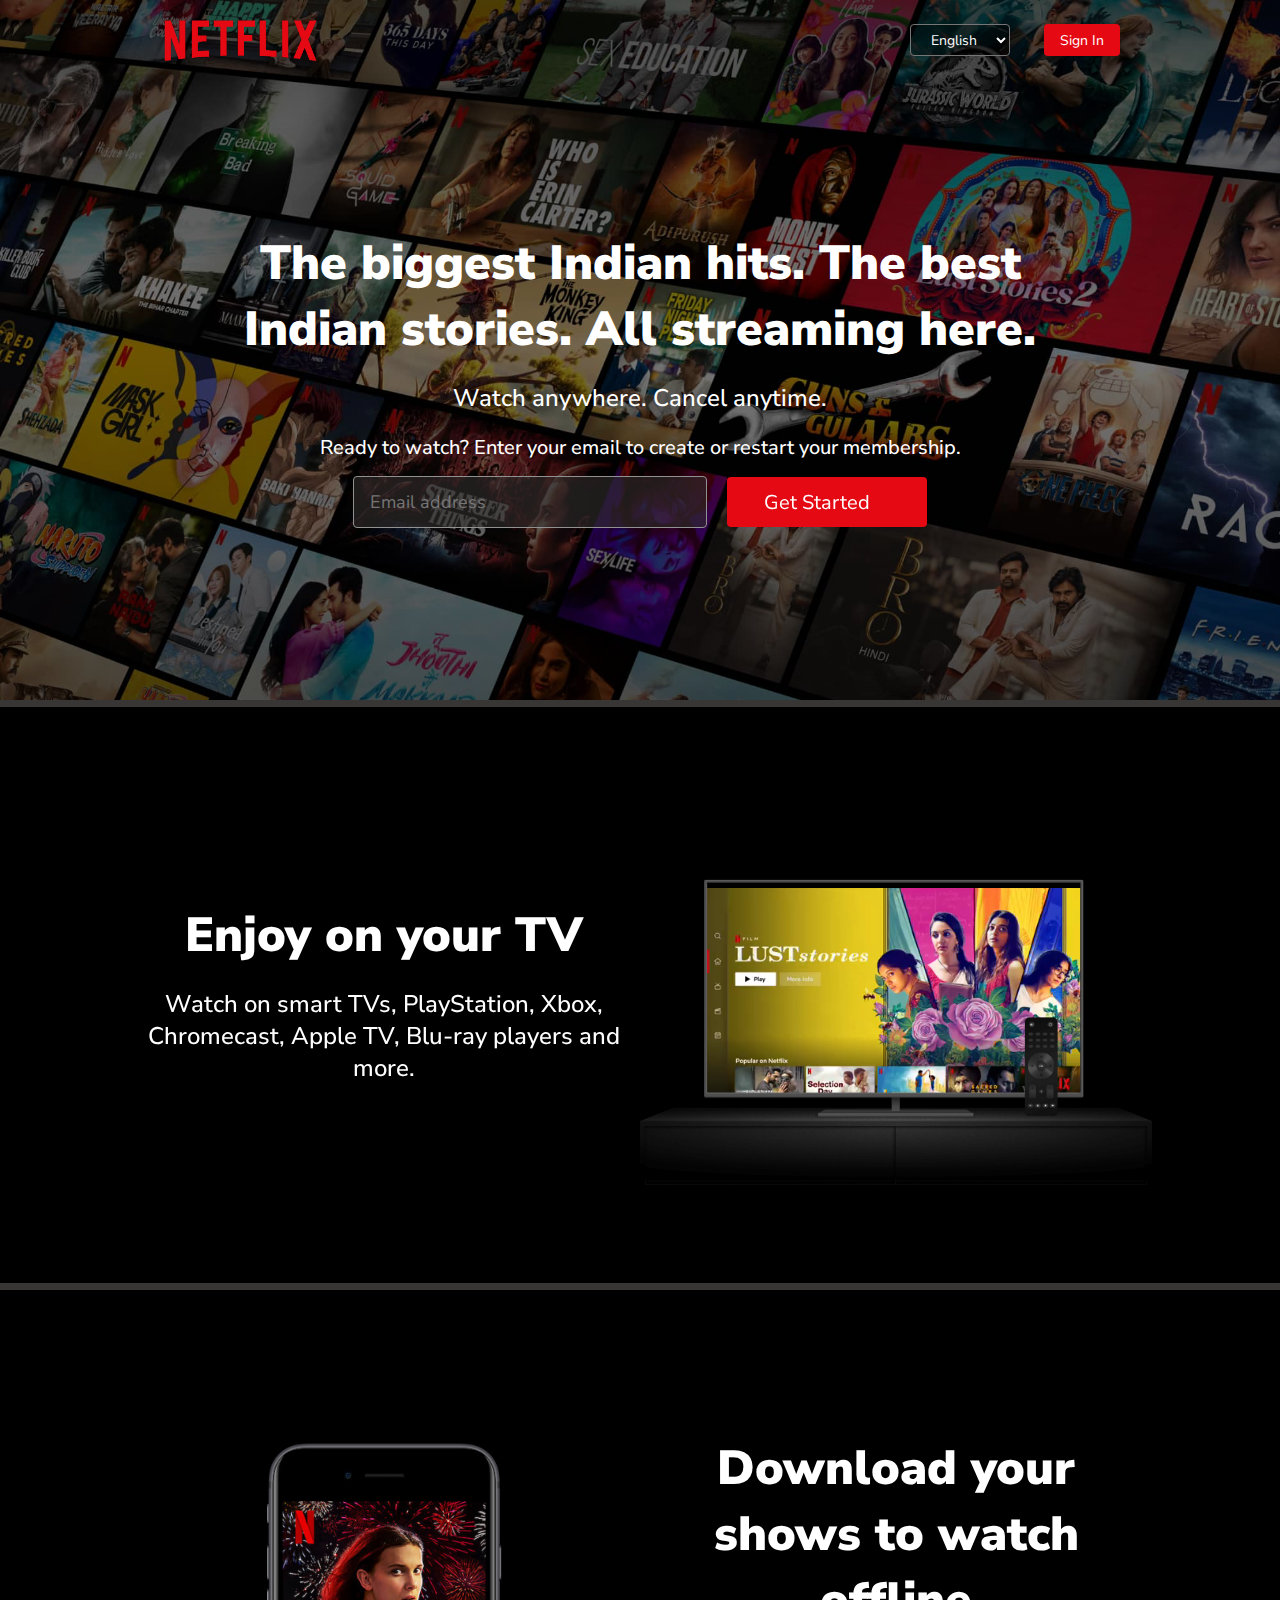
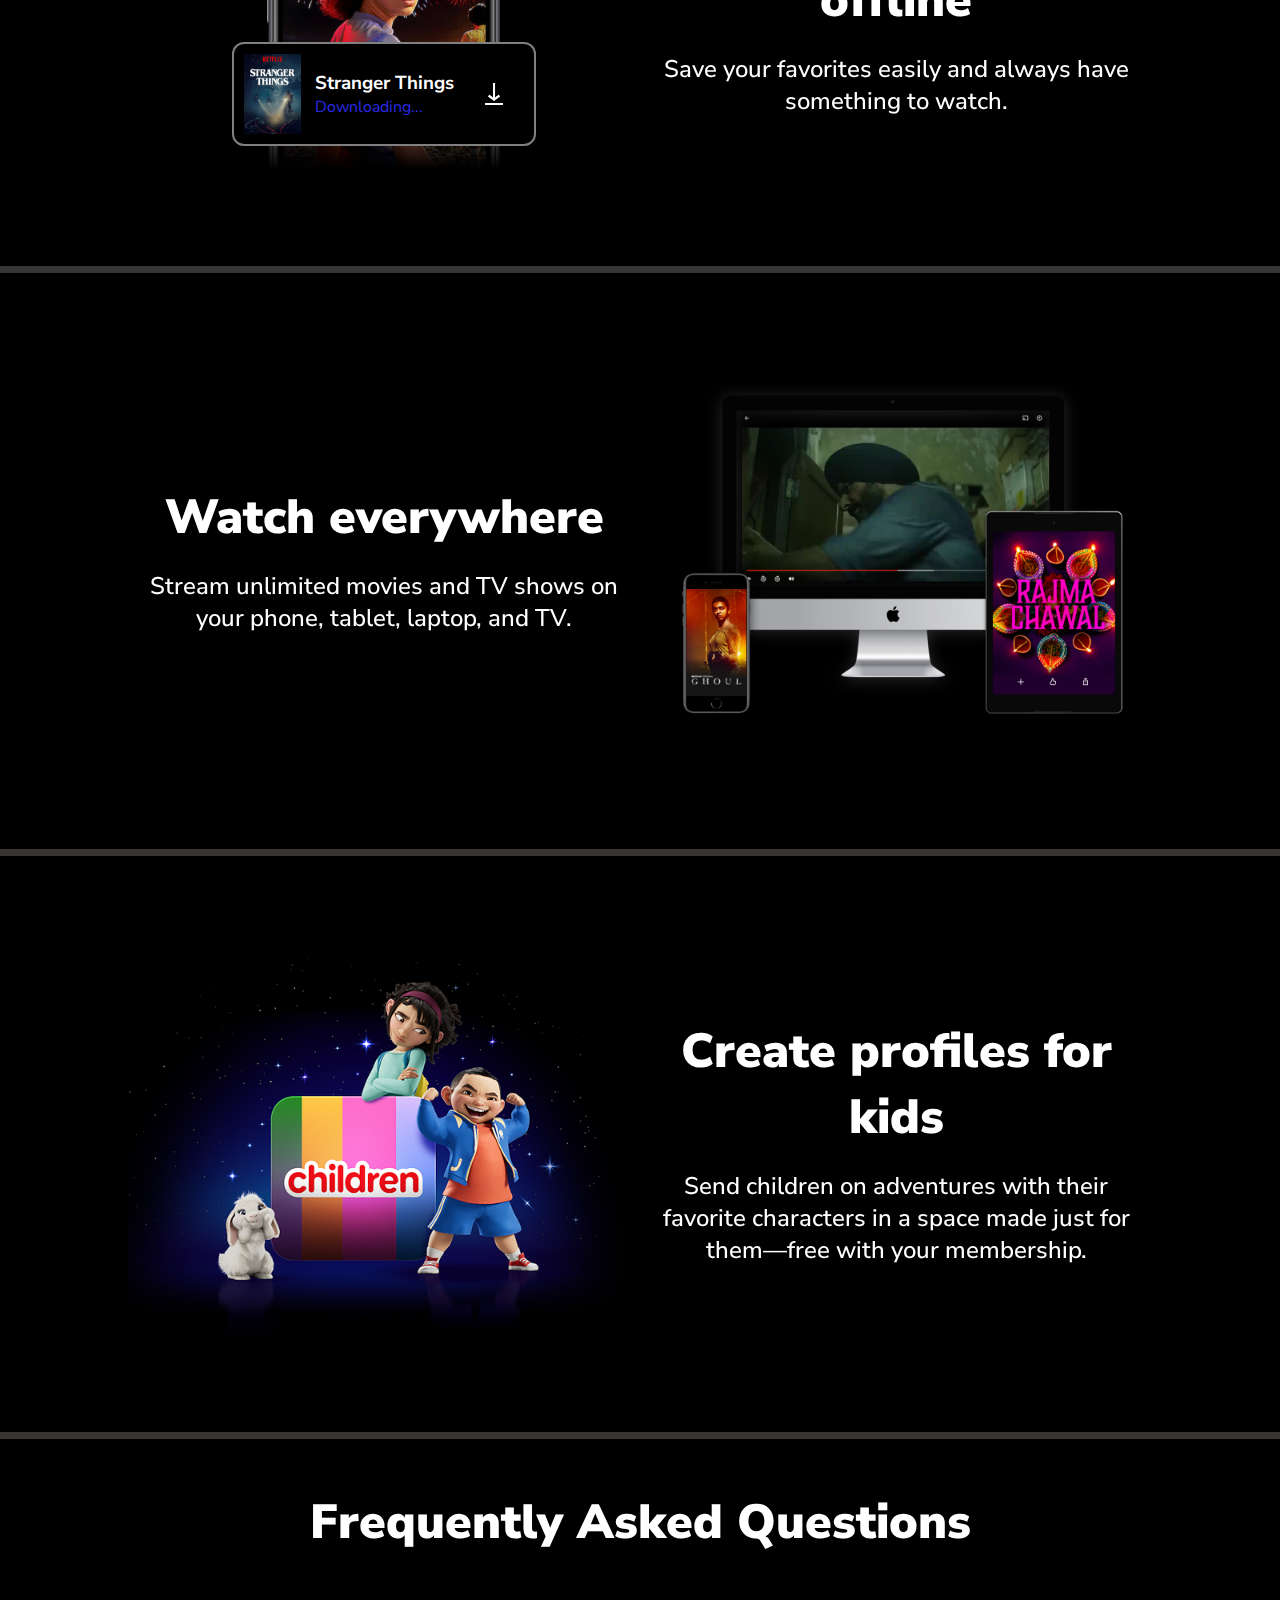
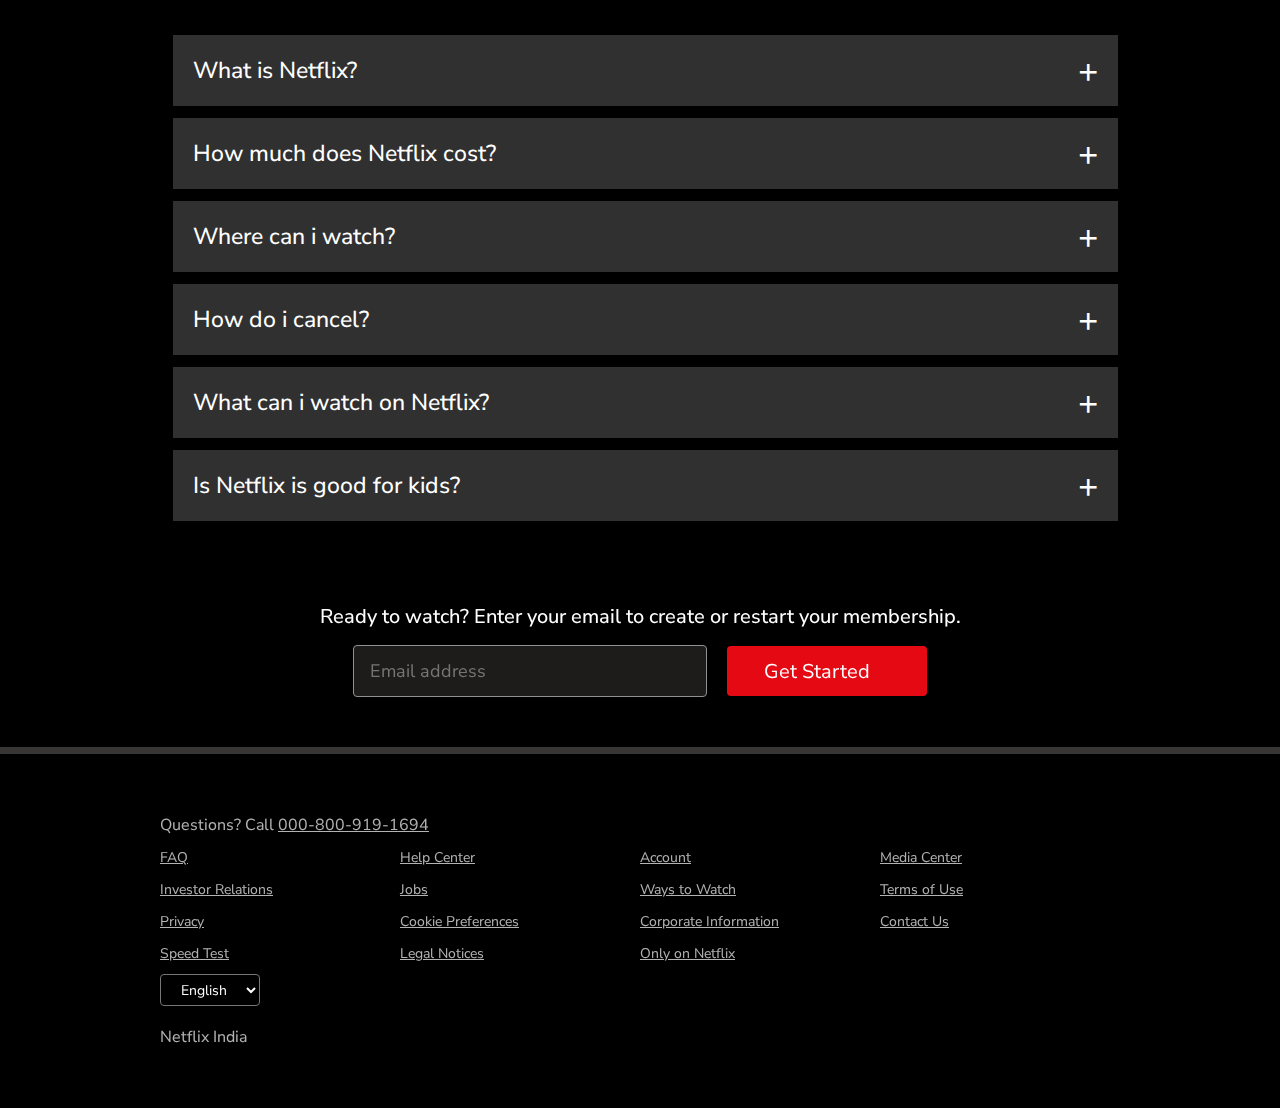
<file: index.html>
<!DOCTYPE html>
<html lang="en">

<head>
    <meta charset="UTF-8">
    <meta name="viewport" content="width=device-width, initial-scale=1.0">
    <title>Netflix India – Clone</title>
    <link rel="icon" type="image/x-icon" href="images/Netflix-Emblem-removebg-preview.png">
    <link rel="stylesheet" href="style.css">
    <link rel="preconnect" href="https://fonts.googleapis.com">
    <link rel="preconnect" href="https://fonts.gstatic.com" crossorigin>
    <link
        href="https://fonts.googleapis.com/css2?family=Nunito+Sans:ital,opsz,wght@0,6..12,200;0,6..12,300;0,6..12,400;0,6..12,500;0,6..12,600;0,6..12,700;0,6..12,800;0,6..12,900;0,6..12,1000;1,6..12,200;1,6..12,300;1,6..12,400;1,6..12,500;1,6..12,600;1,6..12,700;1,6..12,800;1,6..12,900;1,6..12,1000&family=Open+Sans:wght@300;400;500;600;700;800&display=swap"
        rel="stylesheet">
    <link rel="stylesheet" href="https://cdnjs.cloudflare.com/ajax/libs/font-awesome/6.4.2/css/all.min.css"
        integrity="sha512-z3gLpd7yknf1YoNbCzqRKc4qyor8gaKU1qmn+CShxbuBusANI9QpRohGBreCFkKxLhei6S9CQXFEbbKuqLg0DA=="
        crossorigin="anonymous" referrerpolicy="no-referrer" />
</head>

<body>
    <!-- Hero section -->
    <section>
        <div class="hero-img">
            <nav>
                <div class="nav-bar">
                    <div class="nav-img"></div>
                    <div class="nav-button">
                        <select name="" id="" class="small-select" title="Select Language">
                            <option value="">English</option>
                            <option value="">हिन्दी</option>
                        </select>
                        <a href="signInPage.html">
                            <button class="small-btn">Sign In</button>
                        </a>
                    </div>
                </div>
            </nav>
            <div class="main-title">
                <h1 class="large-heading">The biggest Indian hits. The best Indian stories. All streaming here.</h1>
                <h3 class="medium-heading">Watch anywhere. Cancel anytime.</h3>
                <h3 class="small-heading">Ready to watch? Enter your email to create or restart your membership.</h3>
                <div class="hero-action">
                    <input type="text" placeholder="Email address" class="large-input">
                    <button class="large-btn">Get Started <i class="fa-solid fa-chevron-right"></i></button>
                </div>
            </div>
        </div>
    </section>
    <!-- Feature Section -->
    <section>
        <!-- Enjoy on your TV -->
        <section>
            <div class="tv">
                <div class="section-box">
                    <div class="section-text">
                        <h1 class="large-heading">Enjoy on your TV</h1>
                        <h3 class="medium-heading">Watch on smart TVs, PlayStation, Xbox, Chromecast, Apple TV, Blu-ray
                            players and more.</h3>
                    </div>
                    <div class="section-img" style="background-image: url('images/tv.png');">
                        <video src="images/video-tv-in-0819.m4v" autoplay loop></video>
                    </div>
                </div>
            </div>
        </section>
        <!-- Download your shows to watch offline -->
        <section>
            <div class="tv tv-r">
                <div class="section-box">
                    <div class="section-img" style="background-image: url('images/mobile-0819.jpg');">
                        <div class="book">
                            <div class="book-img" style="background-image: url(images/boxshot.png);"></div>
                            <div class="book-text">
                                <h3>Stranger Things</h3>
                                <p>Downloading...</p>
                            </div>
                            <div class="book-vdo"></div>
                        </div>
                    </div>
                    <div class="section-text">
                        <h1 class="large-heading">Download your shows to watch offline</h1>
                        <h3 class="medium-heading">Save your favorites easily and always have something to watch.</h3>
                    </div>
                </div>
            </div>
        </section>
        <!-- Watch everywhere -->
        <section>
            <div class="tv">
                <div class="section-box">
                    <div class="section-text">
                        <h1 class="large-heading">Watch everywhere</h1>
                        <h3 class="medium-heading">Stream unlimited movies and TV shows on your phone, tablet, laptop,
                            and
                            TV.</h3>
                    </div>
                    <div class="section-img" style="background-image: url('images/device-pile-in.png');">
                        <video src="images/video-devices-in.m4v" autoplay loop id="everywhere-vdo"></video>
                    </div>
                </div>
            </div>
        </section>
        <!-- Create profiles for kids -->
        <section>
            <div class="tv tv-r">
                <div class="section-box">
                    <div class="section-img"
                        style="background-image: url('images/AAAABVr8nYuAg0xDpXDv0VI9HUoH7r2aGp4TKRCsKNQrMwxzTtr-NlwOHeS8bCI2oeZddmu3nMYr3j9MjYhHyjBASb1FaOGYZNYvPBCL.png')">
                        <!-- <video src="images/video-tv-in-0819.m4v" autoplay loop></video> -->
                    </div>
                    <div class="section-text">
                        <h1 class="large-heading">Create profiles for kids</h1>
                        <h3 class="medium-heading">Send children on adventures with their favorite characters in a space
                            made just for them—free with your membership.</h3>
                    </div>
                </div>
            </div>
        </section>
    </section>
    <!-- Frequently Asked Questions -->
    <section>
        <div class="option">
            <h1 class="large-heading">Frequently Asked Questions</h1>
            
                <div class="option-div">
                <ul class="accordion">
                    <li>
                        <input type="radio" name="accordion" id="first">
                        <label for="first">What is Netflix?</label>
                        <div class="accordion-content">
                            Netflix is a streaming service that offers a wide variety of award-winning TV shows, movies,
                            anime, documentaries and more – on thousands of internet-connected devices.
                            <br /><br />
                            You can watch as much as you want, whenever you want, without a single ad – all for one low
                            monthly price. There's always something new to discover, and new TV shows and movies are
                            added
                            every week!
                        </div>
                    </li>
                    <li>
                        <input type="radio" name="accordion" id="second">
                        <label for="second">How much does Netflix cost?</label>
                        <div class="accordion-content">
                            Watch Netflix on your smartphone, tablet, Smart TV, laptop, or streaming device, all for one fixed monthly fee. Plans range from ₹ 149 to ₹ 649 a month. No extra costs, no contracts.
                        </div>
                    </li>
                    <li>
                        <input type="radio" name="accordion" id="third">
                        <label for="third">Where can i watch?</label>
                        <div class="accordion-content">
                            Watch anywhere, anytime. Sign in with your Netflix account to watch instantly on the web at netflix.com from your personal computer or on any internet-connected device that offers the Netflix app, including smart TVs, smartphones, tablets, streaming media players and game consoles.
                            <br /><br />
                            You can also download your favourite shows with the iOS, Android, or Windows 10 app. Use downloads to watch while you're on the go and without an internet connection. Take Netflix with you anywhere.
                        </div>
                    </li>
                    <li>
                        <input type="radio" name="accordion" id="fourth">
                        <label for="fourth">How do i cancel?</label>
                        <div class="accordion-content">
                            Netflix is flexible. There are no annoying contracts and no commitments. You can easily cancel your account online in two clicks. There are no cancellation fees – start or stop your account anytime.
                        </div>
                    </li>
                    <li>
                        <input type="radio" name="accordion" id="fifth">
                        <label for="fifth">What can i watch on Netflix?</label>
                        <div class="accordion-content">
                            Netflix has an extensive library of feature films, documentaries, TV shows, anime, award-winning Netflix originals, and more. Watch as much as you want, anytime you want.
                        </div>
                    </li>
                    <li>
                        <input type="radio" name="accordion" id="sixth">
                        <label for="sixth">Is Netflix is good for kids?</label>
                        <div class="accordion-content">
                            The Netflix Kids experience is included in your membership to give parents control while kids enjoy family-friendly TV shows and films in their own space.
                            <br /><br />
                            Kids profiles come with PIN-protected parental controls that let you restrict the maturity rating of content kids can watch and block specific titles you don’t want kids to see.
                        </div>
                    </li>
                    
                </ul>
            </div>


            <div class="opetion-footer">
                <h3 class="small-heading">Ready to watch? Enter your email to create or restart your membership.
                </h3>
                <div class="hero-action">
                    <input type="text" placeholder="Email address" class="large-input">
                    <button class="large-btn">Get Started <i class="fa-solid fa-chevron-right"></i></button>
                </div>
            </div>
        </div>
    </section>
    <!-- Footer -->
    <footer>
        <div class="footer-div">
            <p>Questions? Call <a href="#">000-800-919-1694</a></p>
            <div class="footer-option">
                <div>
                    <div>
                        <ul>
                            <li><a href="">FAQ</a></li>
                            <li><a href="">Investor Relations</a></li>
                            <li><a href="">Privacy</a></li>
                            <li><a href="">Speed Test</a></li>
                        </ul>
                    </div>
                    <div>
                        <ul>
                            <li><a href="">Help Center</a></li>
                            <li><a href="">Jobs</a></li>
                            <li><a href="">Cookie Preferences</a></li>
                            <li><a href="">Legal Notices</a></li>
                        </ul>
                    </div>
                </div>
                <div>
                    <div>
                        <ul>
                            <li><a href="">Account</a></li>
                            <li><a href="">Ways to Watch</a></li>
                            <li><a href="">Corporate Information</a></li>
                            <li><a href="">Only on Netflix</a></li>
                        </ul>
                    </div>
                    <div>
                        <ul>
                            <li><a href="">Media Center</a></li>
                            <li><a href="">Terms of Use</a></li>
                            <li><a href="">Contact Us</a></li>
                        </ul>
                    </div>
                </div>
            </div>
            <!-- <div class="nav-button"> -->
            <select name="" id="" class="small-select" title="Select Language">
                <option value="">English</option>
                <option value="">हिन्दी</option>
            </select>
            <!-- </div> -->
            <p>Netflix India</p>
        </div>
    </footer>

</body>

</html>
</file>
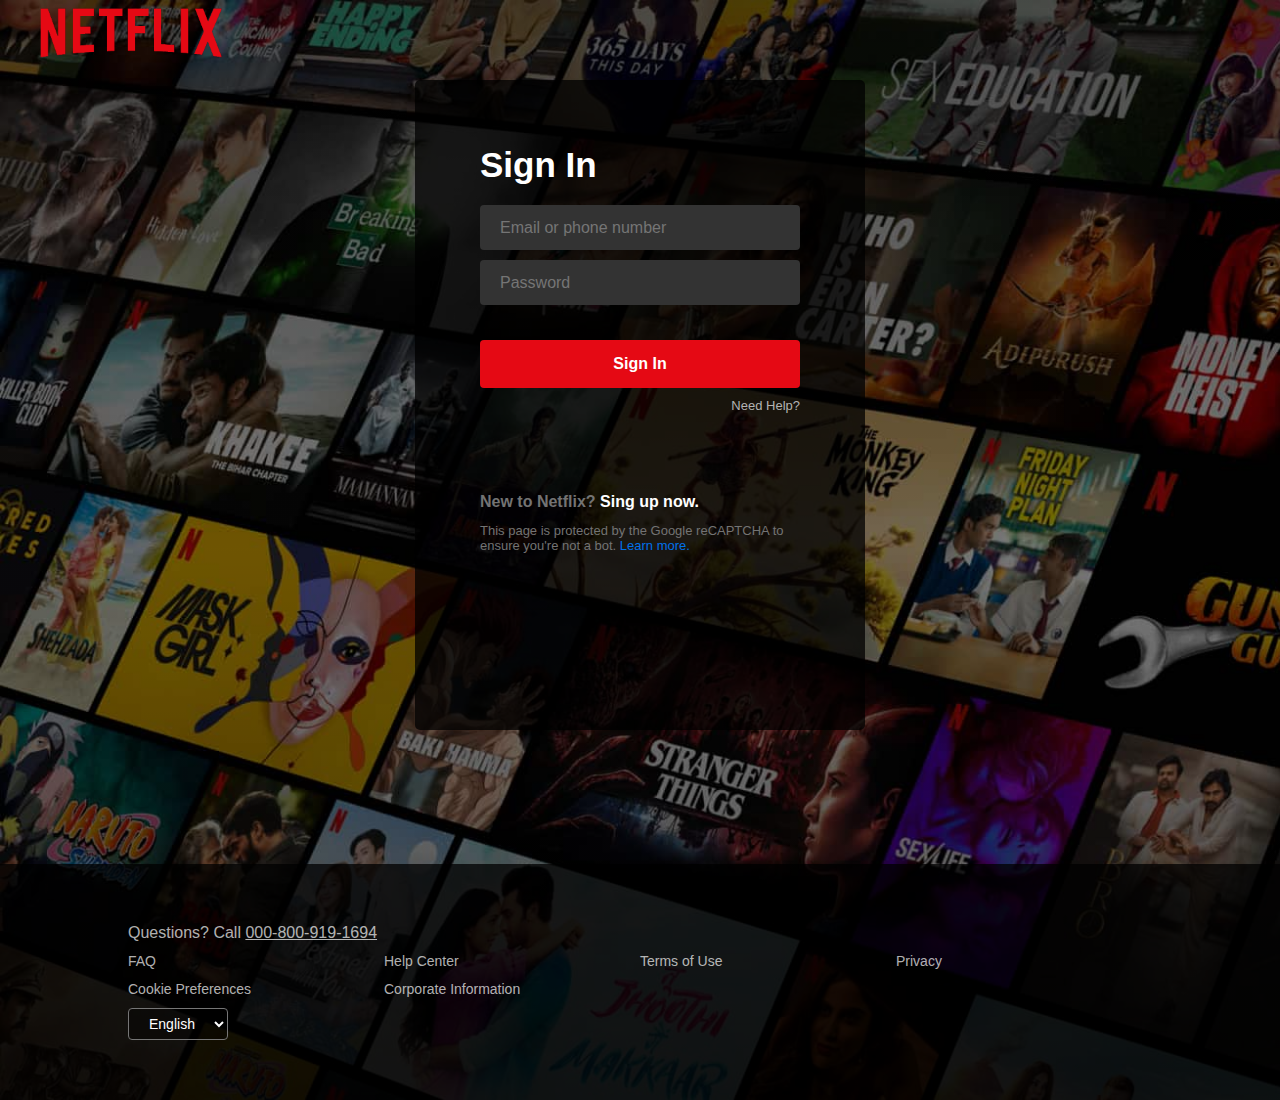
<file: signInPage.html>
<!DOCTYPE html>
<html lang="en">

<head>
    <meta charset="UTF-8">
    <meta name="viewport" content="width=device-width, initial-scale=1.0">
    <title>Netflix</title>
    <link rel="icon" type="image/x-icon" href="images/Netflix-Emblem-removebg-preview.png">
    <link rel="stylesheet" href="signIn_page_style.css">
</head>

<body>
    <section>
        <div class="hero-img">
            <section class="header">
                <!-- nav bar -->
                <div class="nav-bar">
                    <a href="index.html">
                        <div class="logo"></div>
                    </a>
                </div>
                <!-- form -->
                <div class="signin-form">
                    <div class="box">
                        <h2>Sign In</h2>
                        <input type="email" placeholder="Email or phone number" autocomplete="email">
                        <input type="password" placeholder="Password">
                        <button>Sign In</button>
                        <span>Need Help?</span>
                        <div class="form-footer">
                            <h3>New to Netflix? <a href="#">Sing up now.</a> </h3>
                            <p>This page is protected by the Google reCAPTCHA to ensure you're not a bot. <a
                                    href="#">Learn
                                    more.</a></p>
                        </div>
                    </div>
                </div>
            </section>
            <!-- Footer -->
            <footer>
                <div class="footer-div">
                    <p>Questions? Call <a href="#">000-800-919-1694</a></p>
                    <div class="footer-option">
                        <div>
                            <div>
                                <ul>
                                    <li><a href="">FAQ</a></li>
                                    <li><a href="">Cookie Preferences</a></li>
                                </ul>
                            </div>
                            <div>
                                <ul>
                                    <li><a href="">Help Center</a></li>
                                    <li><a href="">Corporate Information</a></li>
                                </ul>
                            </div>
                        </div>
                        <div>
                            <div>
                                <ul>
                                    <li><a href="">Terms of Use</a></li>
                                </ul>
                            </div>
                            <div>
                                <ul>
                                    <li><a href="">Privacy</a></li>
                                </ul>
                            </div>
                        </div>
                    </div>
                    <!-- <div class="nav-button"> -->
                    <select name="" id="" class="small-select" title="Select language">
                        <option value="">English</option>
                        <option value="">हिन्दी</option>
                    </select>
                </div>
            </footer>
        </div>
    </section>
</body>

</html>
</file>
<file: style.css>
* {
  padding: 0;
  margin: 0;
  font-family: "Nunito Sans", sans-serif;
  /* font-family: "Open Sans", sans-serif; */
}
body {
  height: 100%;
  width: 100%;
  background-color: black;
  min-width: 390px;
}
/* ============================= HOME PAGE ============================ */

/* *********** */
/* Hero image */
/* *********** */
.hero-img {
  background-image: linear-gradient(
      rgba(0, 0, 0, 0.603),
      rgba(0, 0, 0, 0.384),
      rgba(0, 0, 0, 0.603)
    ),
    url("images/IN-en-20230904-popsignuptwoweeks-perspective_alpha_website_medium.jpg");
  height: 700px;
  background-size: cover;
  background-repeat: no-repeat;
}

/* Nav-bar */
.nav-bar {
  height: 80px;
  display: flex;
  align-items: center;
  justify-content: space-between;
  padding: 0 160px;
}
.nav-img {
  height: 80%;
  width: 160px;
  background-image: url(images/netflix-logo-removebg-preview.png);
  background-size: contain;
  background-repeat: no-repeat;
  background-position: center;
}
.small-btn {
  background-color: #e50914;
  color: white;
  font-size: 14px;
  min-width: 75px;
  height: 32px;
  padding: 4px 16px;
  border: none;
  border-radius: 4px;
  margin-left: 30px;
  transition: 0.2s;
}
.small-btn:hover {
  background-color: #c0050f;
  cursor: pointer;
}
.small-select {
  background-color: rgba(0, 0, 0, 0.37);
  color: white;
  font-size: 14px;
  padding: 4px 16px;
  border-radius: 4px;
  min-width: 75px;
  height: 32px;
}

/* Main-Title */
.main-title {
  margin-top: 150px;
  display: flex;
  flex-direction: column;
  justify-content: center;
  align-items: center;
  text-align: center;
  padding: 0 200px;
}
.large-heading {
  font-size: 48px;
  color: white;
  font-weight: 900;
  margin-bottom: 15px;
  text-align: center;
}
.medium-heading {
  font-size: 24px;
  color: white;
  font-weight: 500;
  margin: 5px 0px;
  text-align: center;
}
.small-heading {
  font-size: 20px;
  color: white;
  font-weight: 500;
  margin: 15px 0;
  text-align: center;
}
.hero-action {
  display: flex;
  flex-wrap: wrap;
  align-items: center;
  justify-content: center;
}
.large-input {
  height: 50px;
  width: 25vw;
  min-width: 200px;
  background-color: rgba(49, 44, 44, 0.61);
  color: white;
  font-size: 18px;
  padding: 0px 16px;
  border: 1px solid rgb(146, 145, 145);
  border-radius: 4px;
}
.large-btn {
  height: 50px;
  width: 200px;
  background-color: #e50914;
  color: white;
  font-size: 20px;
  padding: 0px 16px;
  border: none;
  border-radius: 4px;
  margin-left: 20px;
  transition: 0.2s;
}
.large-btn:hover {
  cursor: pointer;
  background-color: #c0050f;
}
.large-btn i {
  margin-left: 20px;
}

/* Enjoy on your tv */
.tv {
  height: 45vw;
  border-top: 7px solid rgb(56, 53, 53);
  display: flex;
  justify-content: center;
}
.section-box {
  width: 80%;
  display: flex;
}
.section-text {
  height: 100%;
  width: 50%;
  display: flex;
  flex-direction: column;
  justify-content: center;
}
.section-img {
  height: 100%;
  width: 50%;
  display: flex;
  justify-content: center;
  background-size: contain;
  background-repeat: no-repeat;
  background-position: center;
}
.section-img video {
  width: 74%;
  z-index: -1;
}
.book {
  height: 80px;
  width: 280px;
  background-color: black;
  position: relative;
  top: 27.5vw;
  padding: 10px;
  display: flex;
  justify-content: space-between;
  align-items: center;
  border: 2px solid gray;
  border-radius: 12px;
}
.book-img {
  height: 100%;
  width: 60px;
  background-size: contain;
  background-repeat: no-repeat;
}
.book-text h3 {
  color: white;
}
.book-text p {
  color: rgb(41, 41, 230);
}
.book-vdo {
  height: 70%;
  width: 60px;
  background-image: url(images/download-icon.gif);
  background-size: contain;
  background-repeat: no-repeat;
  background-position: center;
}
#everywhere-vdo {
  width: 60%;
  position: relative;
  bottom: 57px;
}
.option {
  border-top: 7px solid rgb(56, 53, 53);
  display: flex;
  flex-direction: column;
  justify-content: center;
  align-items: center;
  padding: 50px 10px;
}
.option-div {
  width: 100%;
  display: flex;
  justify-content: center;
  flex-direction: column;
  align-items: center;
  margin: 10px 0;
}
.accordion {
  color: white;
  margin: 50px;
  width: 75%;
}
.accordion li {
  list-style: none;
  width: 100%;
  padding: 5px;
}
.accordion li label {
  display: flex;
  align-items: center;
  padding: 20px;
  font-size: 23px;
  font-weight: 500;
  background: #303030;
  margin-bottom: 2px;
  cursor: pointer;
  position: relative;
}
label::after {
  content: "+";
  font-weight: 500;
  font-size: 34px;
  position: absolute;
  right: 20px;
  transition: transform 0.1s;
}
input[type="radio"] {
  display: none;
}
.accordion .accordion-content {
  color: white;
  background: #303030;
  font-size: 23px;
  font-weight: 500;
  text-align: left;
  padding: 0 20px;
  max-height: 0;
  overflow: hidden;
  transition: max-height 0.5s, padding 0.5s;
}

.accordion input[type="radio"]:checked + label + .accordion-content {
  max-height: 600px;
  padding: 30px 20px;
}
.accordion input[type="radio"]:checked + label::after {
  transform: rotate(45deg);
}

/* ---- Footer ---- */
footer {
  border-top: 7px solid rgb(56, 53, 53);
  display: flex;
  justify-content: center;
  padding: 60px 40px;
}
.footer-div {
  width: 80%;
}
.footer-div p,
.footer-div a {
  color: #ffffffb3;
  font-size: 16px;
}
.footer-option {
  display: flex;
  justify-content: space-between;
}
.footer-option div {
  display: flex;
  justify-content: space-between;
  width: 50%;
}
.footer-option li a {
  font-size: 14px;
}
.footer-option li {
  margin: 10px 0;
}
footer ul {
  list-style: none;
}
.footer-div p:last-of-type {
  margin-top: 20px;
}

/* *********** */
/* media Query */
/* *********** */
@media (max-width: 1275px) {
  .main-title,
  .nav-bar {
    padding: 0 40px;
  }
  .section-box {
    width: 95%;
  }
  .option {
    padding: 50px 40px;
  }
  .accordion {
    width: 100%;
  }
  .footer-div {
    width: 100%;
  }
}
@media (max-width: 950px) {
  .main-title {
    margin-top: 90px;
  }
  .large-heading {
    font-size: 30px;
    margin-bottom: 5px;
  }
  .medium-heading {
    font-size: 19px;
    margin: 5px 0;
  }
  .small-heading {
    font-size: 19px;
    margin: 5px 0;
  }
  .hero-action {
    margin-top: 10px;
  }
  .nav-img {
    height: 80%;
    width: 100px;
  }
  .hero-img {
    height: 500px;
  }
  .tv {
    height: 83vmax;
  }
  .tv-r .section-img {
    order: 2;
  }
  .section-box {
    flex-direction: column;
    justify-content: center;
    padding: 55px 20px;
  }
  .section-text {
    height: auto;
    width: 100%;
    text-align: center;
  }
  .section-img {
    height: 100%;
    width: 100%;
  }
  .section-img video {
    width: 65%;
  }
  .book {
    height: 70px;
    width: 40vw;
    position: relative;
    top: 46vmax;
  }
  #everywhere-vdo {
    width: 55%;
  }
  .footer-option div {
    display: block;
  }
}
@media (max-width: 770px) {
  #everywhere-vdo {
    width: 40vw;
  }
  .accordion li label,
  .accordion .accordion-content {
    font-weight: 400;
    font-size: 16px;
  }
  label::after {
    font-weight: 400;
    font-size: 25px;
  }
}

@media (max-width: 670px) {
  .book {
    height: 70px;
    width: 40vw;
    position: relative;
    top: 36vmax;
  }
}
@media (max-width: 600px) {
  .main-title {
    margin-top: 30px;
  }
  .hero-action {
    flex-direction: column;
  }
  .large-input {
    width: 75vw;
    margin-bottom: 20px;
  }
  .section-img video {
    width: 74%;
  }
  .book {
    height: 40px;
    width: 30vmax;
    position: relative;
    top: 30vmax;
    padding: 5px;
  }
  .book-img {
    width: 30px;
  }
  .book-text h3 {
    font-size: 10px;
  }
  .book-text p {
    font-size: 6px;
  }
  #everywhere-vdo {
    width: 250px;
  }
}
@media (max-width: 420px) {
  .hero-img {
    height: 550px;
  }
}
</file>
<file: signIn_page_style.css>
* {
  padding: 0;
  margin: 0;
  font-family: "Nunito Sans", sans-serif;
}
body {
  height: 100%;
  width: 100%;
  background-color: black;
  min-width: 390px;
}
.hero-img {
  background-image: linear-gradient(
      rgba(0, 0, 0, 0.603),
      rgba(0, 0, 0, 0.384),
      rgba(0, 0, 0, 0.603)
    ),
    url(images/IN-en-20230904-popsignuptwoweeks-perspective_alpha_website_medium.jpg);
  background-size: cover;
  height: 1100px;
  display: flex;
  flex-direction: column;
  align-items: center;
  justify-content: space-between;
}
.header {
  width: 100%;
  display: flex;
  flex-direction: column;
  align-items: center;
}
.nav-bar {
  height: 60px;
  width: 100%;
  margin-bottom: 20px;
}
.logo {
  cursor: pointer;
  height: 100%;
  background-image: url(images/netflix-logo-removebg-preview.png);
  background-repeat: no-repeat;
  background-size: contain;
  margin: 2px 0 2px 35px;
}

/* Form */
.signin-form {
  background-color: #000000bf;
  height: 650px;
  width: 450px;
  border-radius: 5px;
}
.box {
  margin: 65px;
  display: flex;
  flex-direction: column;
}
.box h2 {
  color: white;
  font-size: 35px;
  font-weight: 700;
  margin-bottom: 15px;
}
.box input {
  color: white;
  background-color: #333333;
  height: 45px;
  margin: 5px 0;
  border: none;
  border-radius: 4px;
  padding: 0 20px;
  font-size: 16px;
  font-weight: 500;
}
.box button {
  height: 48px;
  background-color: #e50914;
  font-size: 16px;
  color: white;
  border: none;
  border-radius: 4px;
  font-weight: 600;
  margin: 30px 0 10px;
}
.box span {
  color: #b3b3b3;
  font-size: 13px;
  align-self: end;
}
.form-footer {
  margin-top: 80px;
  color: #737373;
}
.form-footer h3 {
  font-size: 16px;
}
.form-footer h3 a {
  color: white;
  text-decoration: none;
}
.form-footer p {
  margin-top: 12px;
  font-size: 13px;
}
.form-footer p a {
  color: #0071eb;
  text-decoration: none;
}
.box span:hover,
.form-footer h3 a:hover,
.form-footer p a:hover,
.footer-option li a:hover {
  text-decoration: underline;
}
/* ---- Footer ---- */
footer {
  background-color: #000000bf;
  width: 100%;
  display: flex;
  justify-content: center;
}
.footer-div {
  width: 80%;
  margin: 60px 40px;
}
.footer-div p,
.footer-div a {
  color: #ffffffb3;
  font-size: 16px;
}
.footer-option {
  display: flex;
  justify-content: space-between;
}
.footer-option div {
  display: flex;
  justify-content: space-between;
  width: 50%;
}
.footer-option li a {
  font-size: 14px;
  text-decoration: none;
}
.footer-option li {
  margin: 10px 0;
}
footer ul {
  list-style: none;
}

.small-select {
  background-color: rgba(0, 0, 0, 0.37);
  color: white;
  font-size: 14px;
  padding: 4px 16px;
  border-radius: 4px;
  min-width: 75px;
  height: 32px;
}
</file>
